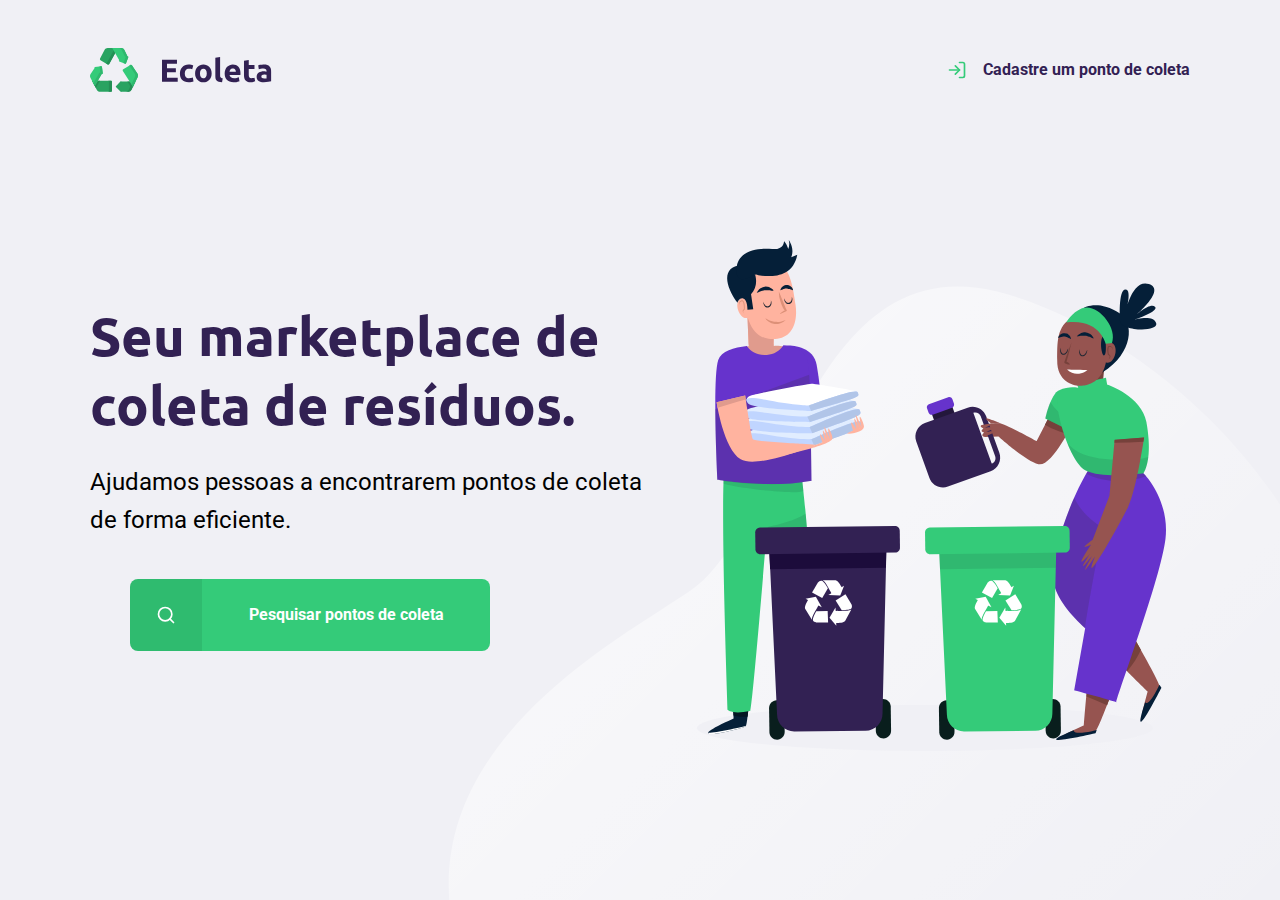
<file: index.html>
<!DOCTYPE html>
<html lang="pt-br">

<!--

    Hypertext

    Markup

    Language
-->
<head>
    <meta charset="UTF-8">
    <meta name="viewport" content="width=device-width, initial-scale=1.0">
    <title>Ecoleta</title>
    <link href="https://fonts.googleapis.com/css2?family=Roboto&family=Ubuntu:wght@700&display=swap" rel="stylesheet">
    <link rel="stylesheet" href="styles/main.css">
    <link rel="stylesheet" href="styles/home.css">
    <link rel="stylesheet" href="styles/modal.css">
    <link rel="stylesheet" href="styles/responsive.css">
</head>

<body>
    <div id="page-home">
        <div class="content">
            <header>
                <img src="assets/logo.svg" alt="Logomarca">
                <a href="create-point.html"><span></span>Cadastre um ponto de coleta</a>
            </header>

            <main>
                <h1>Seu marketplace de coleta de resíduos.</h1>
                <p>Ajudamos pessoas a encontrarem pontos de coleta de forma eficiente.</p>
                <a href="#"><span></span><strong>Pesquisar pontos de coleta</strong></a>
            </main>
        </div>
    </div>
    <div id="modal" class="hide">
        <div class="content">
            <div class="header">
                <h1>Ponto de Coleta</h1>
                <a href="#">Fechar</a>
            </div>
            <form action="">
                <label for="search">Cidade</label>
                <div class="seach field">
                    <input type="text"name="search"placeholder="Pesquise por cidade">
                        <button>
                            <img src="assets/search.svg" alt="Buscar">
                        </button>
                </div>
            </form>
        </div>
    </div>

    <script src="scripts/index.js"></script>
</body>
</html>
</file>
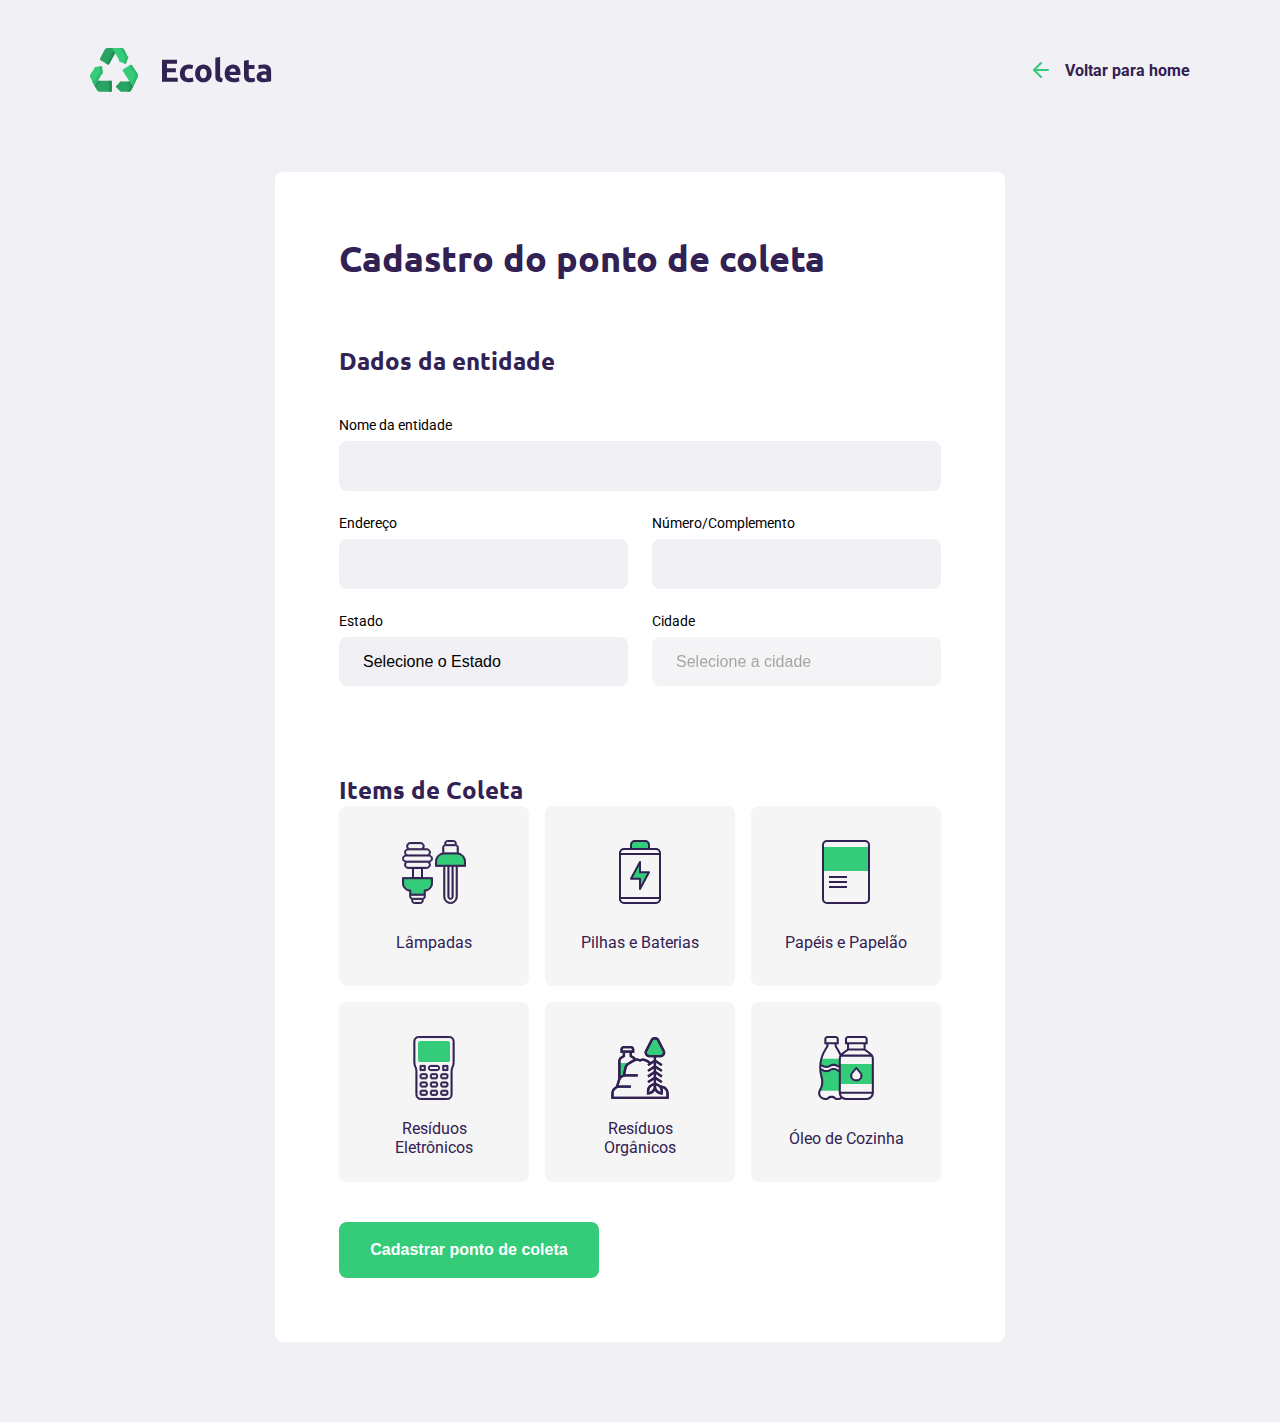
<file: create-point.html>
<!DOCTYPE html>
<html lang="pt_br">

<head>
    <meta charset="UTF-8">
    <meta name="viewport" content="width=device-width, initial-scale=1.0">
    <title>Ecoleta</title>

    <link href="https://fonts.googleapis.com/css2?family=Roboto&family=Ubuntu:wght@700&display=swap" rel="stylesheet">

    <link rel="stylesheet" href="styles/main.css">
    <link rel="stylesheet" href="styles/create-point.css">

    <link rel="stylesheet" href="styles/responsive.css">
</head>
<body>
    
    <div id="page-create-point">

        <header>
            <img src="assets/logo.svg" alt="Logomarca">
                <a href="index.html">
                    <span></span>
           Voltar para home
                </a>
        </header>

        <form action="">
            
            <h1>Cadastro do ponto de coleta</h1>

            <fieldset>
                <legend>
                    <h2>Dados da entidade</h2>
                </legend>

                <div class="field">
                    <label for="">Nome da entidade</label>
                    <input type="text" name="name" required>
                </div>

                <div class="field-group">
                    <div class="field">

                        <label for="adress">Endereço</label>
                        <input type="text" name="adress"required>
                    </div>

                    <div class="field">
                        <label for="adress">Número/Complemento</label>
                        <input type="text" name="adress2"required>
                    </div>
                </div>

                <div class="field-group">
                    <div class="field">
                        <label for="state">Estado</label>
                        <select name="uf" required>
                            <option value="">Selecione o Estado</option>
                        </select>

                        <input type="hidden" name="state">
                    </div>

                    <div class="field">
                        <label for="city">Cidade</label>
                        <select name="city"disabled required>
                            <option value="">Selecione a cidade</option>
                        </select>
                    </div>
                </div>
                
            </fieldset>

            <fieldset>

                <leegend>
                    <h2>Items de Coleta</h2>
                </leegend>

                <div class= "items-grid">
                    <li data-id="1">
                        <img src="assets/lampadas.svg" alt="Lâmpadas">
                        <span>Lâmpadas</span>
                    </li>

                    <li data-id="2">
                        <img src="assets/baterias.svg" alt="Pilhas e Baterias">
                        <span>Pilhas e Baterias</span>
                    </li>

                    <li data-id="3">
                        <img src="assets/papeis-papelao.svg" alt="Papéis e Papelão">
                        <span>Papéis e Papelão</span>
                    </li>

                    <li data-id="4">
                        <img src="assets/eletronicos.svg" alt="Resíduos Eletrônicos">
                        <span>Resíduos Eletrônicos</span>
                    </li>

                    <li data-id="5">
                        <img src="assets/organicos.svg" alt="Resíduos Orgânicos">
                        <span>Resíduos Orgânicos</span>
                    </li>

                    <li data-id="6">
                        <img src="assets/oleo.svg" alt="Óleo de Cozinha">
                        <span>Óleo de Cozinha</span>
                    </li>
                </div>

                <input type="hidden" name="items">
            </fieldset>

            <button type="submit">Cadastrar ponto de coleta</button>

        </form>

    </div>

    <script src="scripts/create-point.js"></script>
</body>
</html>
</file>
<file: styles/main.css>
:root {
    --title-color: #322153;
    --primary-color: #34cb79;
}

* {
    margin: 0;
    padding: 0;
    box-sizing: border-box;
}

html {
    font-family: Roboto, sans-serif;
}

body {
    background: #f0f0f5;
    -webkit-font-smoothing: antialiased;
}

a {
    text-decoration: none;
}

h1, h2, h3, h4, h5, h6 {
font-family: Ubuntu, sans-serif;
    color: var(--title-color);
}
/* BOX MODEL

Modelo de caixa
Toda caixa tem
largura, altura, espaçamentos, preenchimentos,
bordas, cor, fundo, maneira que é vista pelo html (display)
alinhamentos, posicionamento
*/
</file>
<file: styles/home.css>
#page-home {
    height: 100vh;

    background: url('../assets/home-background.svg') no-repeat;
    background-position: 35vw bottom;

}

#page-home .content {
    width: 90%;
    max-width: 1100px;
    height: 100%;

    margin: 0 auto;

    display: flex;
    flex-direction: column;
    
}

#page-home header {

    margin-top: 48px;
    display: flex;
    align-items: center;
    justify-content: space-between;

}
#page-home header a {
    display: flex;

    color: var(--title-color);
    font-weight: 700;

}

#page-home header a span {
    margin-right: 16px;
    display: flex;

    background-image: url(../assets/log-in.svg);

    width: 20px;
    height: 20px;
}

#page-home main {
    max-width: 560px;

    flex: 1;

    display: flex;
    flex-direction: column;
    justify-content: center;
}

#page-home main h1 {
    font-size: 54px;
}

#page-home main p {
    font-size: 24px;
    line-height: 38px;
    margin-top: 24px;
}

#page-home main a {
    width: 100%;
    max-width: 360px;
    line-height: 72px;

    border-radius: 8px;

    display: flex;
    align-items: center;

    margin: 40px;

    background-color: var(--primary-color);

    transition: 400ms;

}

#page-home main a:hover {
    background-color: #2fb86e;
}

#page-home main a span {
    width: 72px;
    height: 72px;

    border-top-left-radius: 8px;
    border-bottom-left-radius: 8px;

    background-color: rgba(0,0,0,0.08);

    display: flex;
    align-items: center;
    justify-content: center;
}

#page-home main a span::after {
    content: "";
    background-image: url('../assets/search.svg');

    width: 20px;
    height: 20px;
}

#page-home main a strong {
    flex: 1;
    color: white;
    text-align: center;
}
</file>
<file: styles/modal.css>
#modal {
    background-color: #0e0a14ef;

    height: 100vh;
    width: 100vw;

    position: fixed;
    top: 0;

    display: flex;
    justify-content: center;
    align-items: center;

    transition: 400ms;
}

#modal.hide {
    display: none;
}

#modal .content {
    color: white;

    width: 420px;
}

#modal .header {
    display: flex;
    align-items: center;
    justify-content: space-between;

    margin-bottom: 48px;
}

#modal .header a {
    background-image: url("../assets/x.svg");

    width: 20px;
    height: 20px;

    display: flex;

    font-size: 0.01px;
}

#modal .header h1 {
    color: white;

    font-size: 36px;
    line-height: 42px;
}

#modal form label {
    font-size: 14px;
    line-height: 16px;

    display: block;
    margin-bottom: 8px;
}

#modal form .field {
    display: flex;
}
#modal form input {
    flex: 1;

    background-color: #f0f0f5;

    border-radius: 8px 0 0 8px;
    border: 0;

    padding: 16px 24px;

    font-size: 16px;
    color: #6c6c80;
}

#modal form button {
    width: 72px;
    height: 72px;

    background-color: var(--primary-color);

    border: 0;
    border-radius: 0 8px 8px 0;
}
#modal form button:hover {
    background-color: #2fb85e;
}
</file>
<file: styles/responsive.css>
@media (max-width: 900px)
{
    #page-home {
        background-position-x: 70vw;
        height: 700px;
    }

    #page-home .content {
        align-items: center;
        text-align: center;
    }

    #page-home header a {
        position: absolute;
        bottom: 48px;

        left: 47%;
        bottom: -10%;
        transform: translateX(-50%);
    }
    #page-home main {
        align-items: center;
    }
}

@media (min-width: 1700px) /* largura -x*/
{
    #page-home {
        background-position-x: 40vw;
    }
}

@media (max-height: 760px) /* altura -y*/
{
    #page-home {
        background-position-y: 200px;
    }
}
</file>
<file: styles/create-point.css>
#page-create-point {
    width: 90%; /* largura maxima*/
    max-width: 1100px; /* tamanho total da caixa*/
    /*alinhamento de caixa (pelo lado de fora da caixa)*/
    margin: 0 auto;
}

#page-create-point header{
    margin-top: 48px;

    display: flex;
    justify-content: space-between;
    align-items: center;
}

#page-create-point header a {
    color: var(--title-color);
    font-weight: bold; /*peso da fonte*/

    display: flex;
    align-items: center;
}

#page-create-point header a span {
    margin-right: 16px;
    background-image: url('../assets/arrow-left.svg');

    display: flex;

    width: 20px; /*largura -x*/
    height: 24px; /*altura -y*/
}

form {
    background-color: white;

    margin: 80px auto;
    padding: 64px; /*responsavel pelo preenchimento*/

    border-radius: 8px;

    max-width: 730px;
}

form h1 {
    font-size: 36px;
}

form fieldset {
    margin-top: 64px;

    border: 0;
}

form legend {
    margin-bottom: 40px;
}

form legend h2 {
    font-size: 24px;
}

form .field {
    flex: 1;
    display: flex;
    flex-direction: column;

    margin-bottom: 24px;
}

form .field-group {
    display: flex;
}

form input, 
form select {
    background-color: #f0f0f5;

    border: 0;
    padding: 16px 24px;
    font-size: 16px;

    border-radius: 8px;
   /* outline: none; (tira linha preta)*/
}

form select {
    -webkit-appearance: none;
    -moz-appearance: none;
    appearance: none;
}

form label {
    font-size: 14px;
    margin-bottom: 8px;
}

form .field-group .field + .field {
    margin-left: 24px;
}

form button {
    width: 260px;
    height: 56px;

    background-color: var(--primary-color);
    border-radius: 8px;

    color: white;
    font-weight: bold;
    font-size: 16px;

    border: 0;

    margin-top: 40px;

    transition: background-color 400ms;
}

form button:hover {
    background-color: #2fb86e;
}

.items-grid {
    display: grid;
    grid-template-columns: 1fr 1fr 1fr;
    gap: 16px;
}

.items-grid li {
    background-color: #f5f5f5;
    list-style: none;

    border: 2px solid #f5f5f5;
    border-radius: 8px;

    height: 180px;

    padding: 32px 24px 16px;

    display: flex;
    flex-direction: column;
    align-items: center;
    justify-content: space-between;

    text-align: center;
    cursor: pointer;
}

.items-grid li span {
    margin-top: 12px;

    flex:1;

    display: flex;
    align-items: center;

    color: var(--title-color);
}

.items-grid li.selected {
    background: #e1faec;
    border: 2px solid #34cd79;
}

.items-grid li img,
.items-grid li span {
    pointer-events: none;
}
</file>
